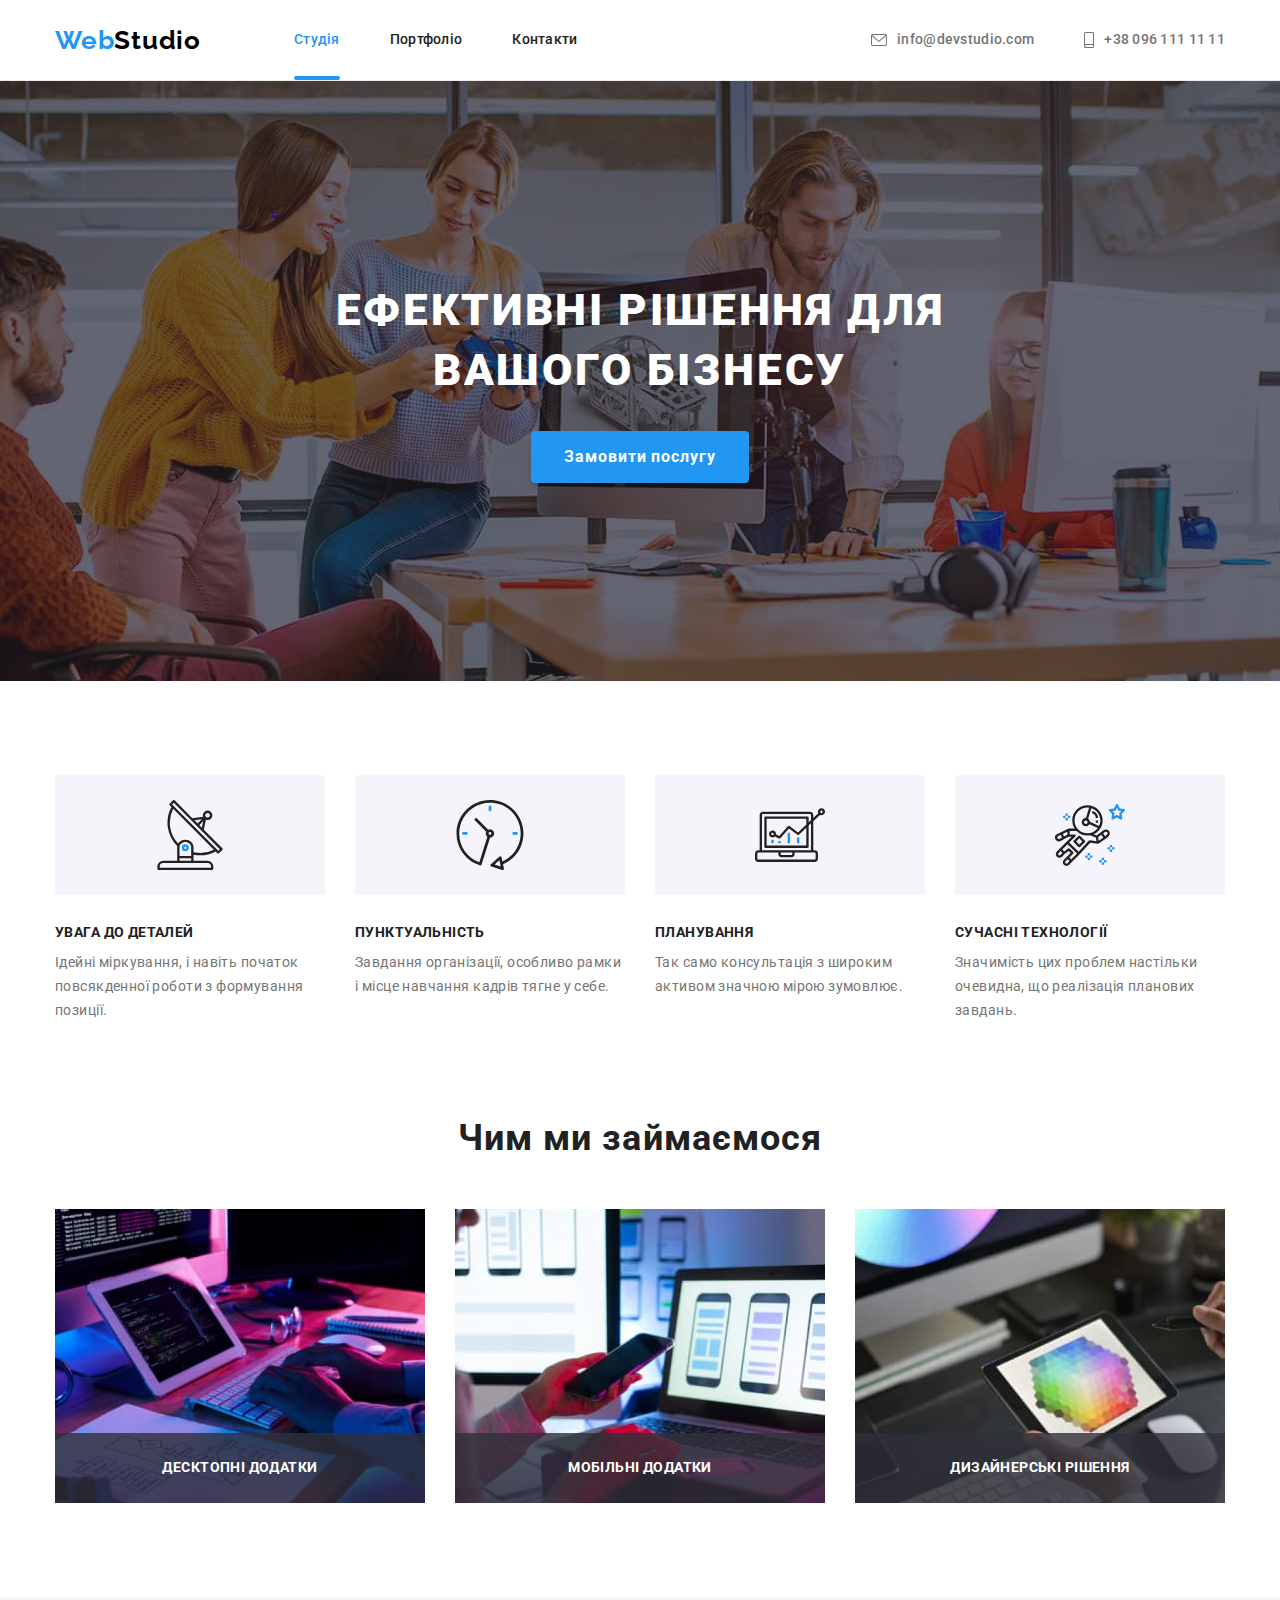
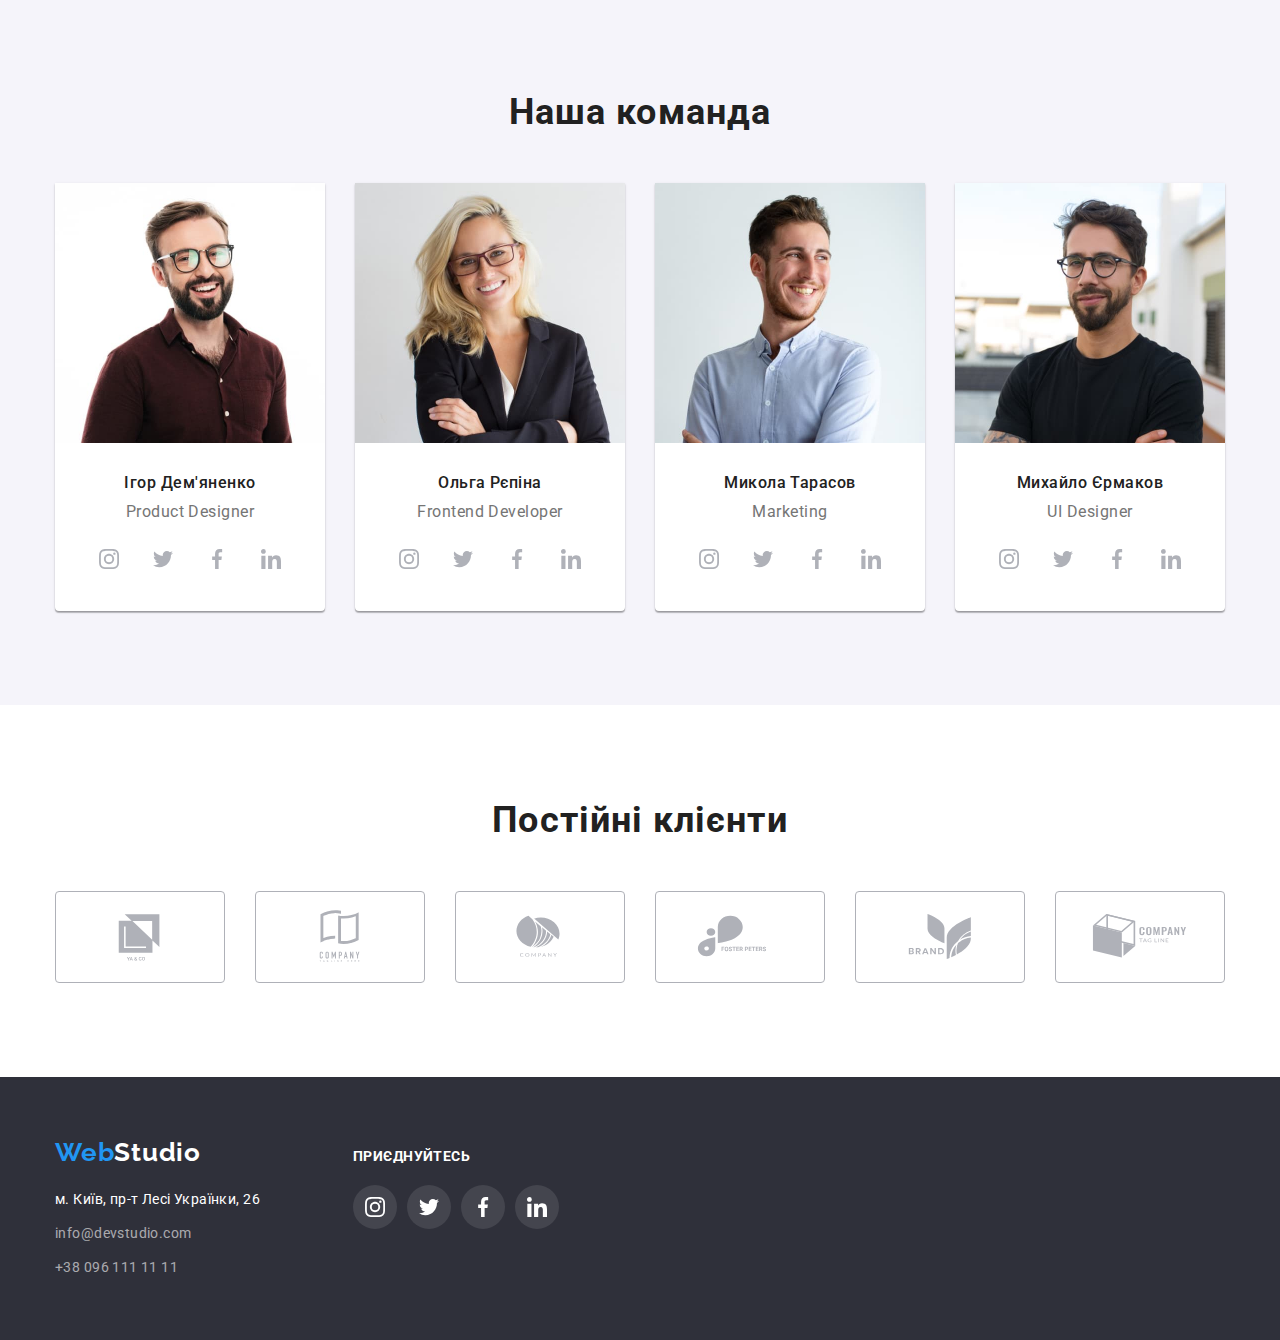
<file: index.html>
<!DOCTYPE html>
<html lang="uk">
  <head>
    <meta charset="UTF-8" />
    <meta http-equiv="X-UA-Compatible" content="IE=edge" />
    <meta name="viewport" content="width=device-width, initial-scale=1.0" />
    <title>Студія</title>
    <link rel="preconnect" href="https://fonts.googleapis.com" />
    <link rel="preconnect" href="https://fonts.gstatic.com" crossorigin />
    <link
      href="https://fonts.googleapis.com/css2?family=Raleway:wght@700&family=Roboto:wght@400;500;700;900&display=swap"
      rel="stylesheet"
    />
    <link
      rel="stylesheet"
      href="https://cdnjs.cloudflare.com/ajax/libs/modern-normalize/1.1.0/modern-normalize.min.css"
    />
    <link rel="stylesheet" href="./css/styles.css" />
  </head>
  <body>
    <header class="page-header">
      <div class="container flex-header">
        <a class="link logo" href="#"><span class="web">Web</span>Studio</a>
        <nav class="page-nav">
          <ul class="list list-nav">
            <li class="nav-item">
              <a class="link current mouse-link" href="index.html">Студія</a>
            </li>
            <li class="nav-item">
              <a class="link mouse-link" href="./portfolio.html">Портфоліо</a>
            </li>
            <li class="nav-item">
              <a class="link mouse-link" href="#">Контакти</a>
            </li>
          </ul>
        </nav>
        <ul class="list list-cont">
          <li>
            <a
              class="link studio-mail mouse-link"
              href="mailto:info@devstudio.com"
            >
              <svg class="icons-contacts" width="16" height="12">
                <use href="./images/icons.svg#icon-icon-letter"></use>
              </svg>
              info@devstudio.com</a
            >
          </li>
          <li>
            <a class="link studio-tel mouse-link" href="tel:+380961111111">
              <svg class="icons-contacts" width="10" height="16">
                <use href="./images/icons.svg#icon-icon-tel"></use>
              </svg>
              +38 096 111 11 11</a
            >
          </li>
        </ul>
      </div>
    </header>
    <main>
      <section class="hero">
        <div class="container">
          <h1 class="hero-title">Ефективні рішення для вашого бізнесу</h1>
          <button type="button" data-modal-open class="button-hero">
            Замовити послугу
          </button>
        </div>
      </section>

      <div class="backdrop is-hidden" data-modal>
        <div class="modal">
          <button data-modal-close class="modal-btn-close">
            <svg class="modal-close" width="18" height="18">
              <use href="./images/icons.svg#icon-close"></use>
            </svg>
          </button>
        </div>
      </div>

      <section class="specials">
        <div class="container">
          <h2 class="visually-hidden">Наші переваги</h2>
          <ul class="list advantage">
            <li class="advantage-item">
              <div class="icons">
                <svg class="icon-advantages" width="70" height="70">
                  <use href="./images/icons.svg#icon-antenna"></use>
                </svg>
              </div>
              <h3 class="advantage-title">УВАГА ДО ДЕТАЛЕЙ</h3>
              <p class="advantage-text">
                Ідейні міркування, і навіть початок повсякденної роботи з
                формування позиції.
              </p>
            </li>
            <li class="advantage-item">
              <div class="icons">
                <svg class="icon-advantages" width="70" height="70">
                  <use href="./images/icons.svg#icon-clock"></use>
                </svg>
              </div>
              <h3 class="advantage-title">ПУНКТУАЛЬНІСТЬ</h3>
              <p class="advantage-text">
                Завдання організації, особливо рамки і місце навчання кадрів
                тягне у себе.
              </p>
            </li>
            <li class="advantage-item">
              <div class="icons">
                <svg class="icon-advantages" width="70" height="70">
                  <use href="./images/icons.svg#icon-diagram"></use>
                </svg>
              </div>
              <h3 class="advantage-title">ПЛАНУВАННЯ</h3>
              <p class="advantage-text">
                Так само консультація з широким активом значною мірою зумовлює.
              </p>
            </li>
            <li class="advantage-item">
              <div class="icons">
                <svg class="icon-advantages" width="70" height="70">
                  <use href="./images/icons.svg#icon-astronaut"></use>
                </svg>
              </div>
              <h3 class="advantage-title">СУЧАСНІ ТЕХНОЛОГІЇ</h3>
              <p class="advantage-text">
                Значимість цих проблем настільки очевидна, що реалізація
                планових завдань.
              </p>
            </li>
          </ul>
        </div>
      </section>
      <section>
        <div class="container">
          <h2 class="our-work-title">Чим ми займаємося</h2>
          <ul class="list our-work">
            <li class="our-work-item">
              <div class="we-do-thumb">
                <img
                  src="./images/mi_zaimaimos1.jpg"
                  alt="планшет"
                  width="370"
                  height="294"
                />
                <div class="we-do-overlay">
                  <p class="we-do-overlay-title">Десктопні додатки</p>
                </div>
              </div>
            </li>
            <li class="our-work-item">
              <div class="we-do-thumb">
                <img
                  src="./images/mi_zaimaimos2.jpg"
                  alt="ноутбук"
                  width="370"
                  height="294"
                />
                <div class="we-do-overlay">
                  <p class="we-do-overlay-title">Мобільні додатки</p>
                </div>
              </div>
            </li>
            <li class="our-work-item">
              <div class="we-do-thumb">
                <img
                  src="./images/mi_zaimaimos3.jpg"
                  alt="планшет"
                  width="370"
                  height="294"
                />
                <div class="we-do-overlay">
                  <p class="we-do-overlay-title">Дизайнерські рішення</p>
                </div>
              </div>
            </li>
          </ul>
        </div>
      </section>
      <section class="team">
        <div class="container">
          <h2 class="our-team-title">Наша команда</h2>
          <ul class="list our-team">
            <li class="our-team-item">
              <img
                src="./images/img.jpg"
                alt="співробітник 1"
                width="270"
                height="260"
              />
              <div class="our-team-wrap">
                <h3 class="our-team-member">Ігор Дем'яненко</h3>
                <p lang="en" class="our-team-specialist">Product Designer</p>
                <ul class="socials-list">
                  <li class="social-item">
                    <a
                      href="https://www.instagram.com/"
                      class="social-link"
                      rel="noopener noreferrer"
                      aria-label="instagram"
                    >
                      <svg class="social-icon" width="20" height="20">
                        <use
                          href="./images/icons.svg#icon-icon-instagram"
                        ></use>
                      </svg>
                    </a>
                  </li>
                  <li class="social-item">
                    <a
                      href="https://twitter.com/"
                      class="social-link"
                      rel="noopener noreferrer"
                      aria-label="twitter"
                    >
                      <svg class="social-icon" width="20" height="20">
                        <use href="./images/icons.svg#icon-icon-twitter"></use>
                      </svg>
                    </a>
                  </li>
                  <li class="social-item">
                    <a
                      href="https://www.facebook.com/"
                      class="social-link"
                      rel="noopener noreferrer"
                      aria-label="facebook"
                    >
                      <svg class="social-icon" width="20" height="20">
                        <use href="./images/icons.svg#icon-icon-facebook"></use>
                      </svg>
                    </a>
                  </li>
                  <li class="social-item">
                    <a
                      href="https://www.linkedin.com/"
                      class="social-link"
                      rel="noopener noreferrer"
                      aria-label="linkedin"
                    >
                      <svg class="social-icon" width="20" height="20">
                        <use href="./images/icons.svg#icon-icon-linkedin"></use>
                      </svg>
                    </a>
                  </li>
                </ul>
              </div>
            </li>
            <li class="our-team-item">
              <img
                src="./images/img-1.jpg"
                alt="співробітник 2"
                width="270"
                height="260"
              />
              <div class="our-team-wrap">
                <h3 class="our-team-member">Ольга Рєпіна</h3>
                <p lang="en" class="our-team-specialist">Frontend Developer</p>
                <ul class="socials-list">
                  <li class="social-item">
                    <a
                      href="https://www.instagram.com/"
                      class="social-link"
                      rel="noopener noreferrer"
                      aria-label="instagram"
                    >
                      <svg class="social-icon" width="20" height="20">
                        <use
                          href="./images/icons.svg#icon-icon-instagram"
                        ></use>
                      </svg>
                    </a>
                  </li>
                  <li class="social-item">
                    <a
                      href="https://twitter.com/"
                      class="social-link"
                      rel="noopener noreferrer"
                      aria-label="twitter"
                    >
                      <svg class="social-icon" width="20" height="20">
                        <use href="./images/icons.svg#icon-icon-twitter"></use>
                      </svg>
                    </a>
                  </li>
                  <li class="social-item">
                    <a
                      href="https://www.facebook.com/"
                      class="social-link"
                      rel="noopener noreferrer"
                      aria-label="facebook"
                    >
                      <svg class="social-icon" width="20" height="20">
                        <use href="./images/icons.svg#icon-icon-facebook"></use>
                      </svg>
                    </a>
                  </li>
                  <li class="social-item">
                    <a
                      href="https://www.linkedin.com/"
                      class="social-link"
                      rel="noopener noreferrer"
                      aria-label="linkedin"
                    >
                      <svg class="social-icon" width="20" height="20">
                        <use href="./images/icons.svg#icon-icon-linkedin"></use>
                      </svg>
                    </a>
                  </li>
                </ul>
              </div>
            </li>
            <li class="our-team-item">
              <img
                src="./images/img-2.jpg"
                alt="співробітник 3"
                width="270"
                height="260"
              />
              <div class="our-team-wrap">
                <h3 class="our-team-member">Микола Тарасов</h3>
                <p lang="en" class="our-team-specialist">Marketing</p>
                <ul class="socials-list">
                  <li class="social-item">
                    <a
                      href="https://www.instagram.com/"
                      class="social-link"
                      rel="noopener noreferrer"
                      aria-label="instagram"
                    >
                      <svg class="social-icon" width="20" height="20">
                        <use
                          href="./images/icons.svg#icon-icon-instagram"
                        ></use>
                      </svg>
                    </a>
                  </li>
                  <li class="social-item">
                    <a
                      href="https://twitter.com/"
                      class="social-link"
                      rel="noopener noreferrer"
                      aria-label="twitter"
                    >
                      <svg class="social-icon" width="20" height="20">
                        <use href="./images/icons.svg#icon-icon-twitter"></use>
                      </svg>
                    </a>
                  </li>
                  <li class="social-item">
                    <a
                      href="https://www.facebook.com/"
                      class="social-link"
                      rel="noopener noreferrer"
                      aria-label="facebook"
                    >
                      <svg class="social-icon" width="20" height="20">
                        <use href="./images/icons.svg#icon-icon-facebook"></use>
                      </svg>
                    </a>
                  </li>
                  <li class="social-item">
                    <a
                      href="https://www.linkedin.com/"
                      class="social-link"
                      rel="noopener noreferrer"
                      aria-label="linkedin"
                    >
                      <svg class="social-icon" width="20" height="20">
                        <use href="./images/icons.svg#icon-icon-linkedin"></use>
                      </svg>
                    </a>
                  </li>
                </ul>
              </div>
            </li>
            <li class="our-team-item">
              <img
                src="./images/img-3.jpg"
                alt="співробітник 4"
                width="270"
                height="260"
              />
              <div class="our-team-wrap">
                <h3 class="our-team-member">Михайло Єрмаков</h3>
                <p lang="en" class="our-team-specialist">UI Designer</p>
                <ul class="socials-list">
                  <li class="social-item">
                    <a
                      href="https://www.instagram.com/"
                      class="social-link"
                      rel="noopener noreferrer"
                      aria-label="instagram"
                    >
                      <svg class="social-icon" width="20" height="20">
                        <use
                          href="./images/icons.svg#icon-icon-instagram"
                        ></use>
                      </svg>
                    </a>
                  </li>
                  <li class="social-item">
                    <a
                      href="https://twitter.com/"
                      class="social-link"
                      rel="noopener noreferrer"
                      aria-label="twitter"
                    >
                      <svg class="social-icon" width="20" height="20">
                        <use href="./images/icons.svg#icon-icon-twitter"></use>
                      </svg>
                    </a>
                  </li>
                  <li class="social-item">
                    <a
                      href="https://www.facebook.com/"
                      class="social-link"
                      rel="noopener noreferrer"
                      aria-label="facebook"
                    >
                      <svg class="social-icon" width="20" height="20">
                        <use href="./images/icons.svg#icon-icon-facebook"></use>
                      </svg>
                    </a>
                  </li>
                  <li class="social-item">
                    <a
                      href="https://www.linkedin.com/"
                      class="social-link"
                      rel="noopener noreferrer"
                      aria-label="linkedin"
                    >
                      <svg class="social-icon" width="20" height="20">
                        <use href="./images/icons.svg#icon-icon-linkedin"></use>
                      </svg>
                    </a>
                  </li>
                </ul>
              </div>
            </li>
          </ul>
        </div>
      </section>
      <section class="clients">
        <div class="container">
          <h2 class="clients-title">Постійні клієнти</h2>
          <ul class="client-list">
            <li class="client-item">
              <a href="#" class="client-link">
                <svg class="client-icon" width="106" height="60">
                  <use href="./images/icons.svg#icon-icon-client1"></use>
                </svg>
              </a>
            </li>
            <li class="client-item">
              <a href="#" class="client-link">
                <svg class="client-icon" width="106" height="60">
                  <use href="./images/icons.svg#icon-icon-client2"></use>
                </svg>
              </a>
            </li>
            <li class="client-item">
              <a href="#" class="client-link">
                <svg class="client-icon" width="106" height="60">
                  <use href="./images/icons.svg#icon-icon-client3"></use>
                </svg>
              </a>
            </li>
            <li class="client-item">
              <a href="#" class="client-link">
                <svg class="client-icon" width="106" height="60">
                  <use href="./images/icons.svg#icon-icon-client4"></use>
                </svg>
              </a>
            </li>
            <li class="client-item">
              <a href="#" class="client-link">
                <svg class="client-icon" width="106" height="60">
                  <use href="./images/icons.svg#icon-icon-client5"></use>
                </svg>
              </a>
            </li>
            <li class="client-item">
              <a href="#" class="client-link">
                <svg class="client-icon" width="106" height="60">
                  <use href="./images/icons.svg#icon-icon-client6"></use>
                </svg>
              </a>
            </li>
          </ul>
        </div>
      </section>
    </main>
    <footer class="page-footer">
      <div class="container">
        <div class="footer-content">
          <div class="footer-info">
            <a class="link logo-footer" href="./index.html"
              ><span class="web">Web</span>Studio</a
            >
            <address class="address-info">
              <ul class="list">
                <li>
                  <a
                    class="link address-info-map mouse-link"
                    href="https://goo.gl/maps/gUVaPwLksDyTzLL87"
                    target="_blank"
                    rel="noopener noreferrer"
                    >м. Київ, пр-т Лесі Українки, 26</a
                  >
                </li>
                <li class="mail">
                  <a
                    class="link address-info-mail mouse-link"
                    href="mailto:info@devstudio.com"
                    >info@devstudio.com</a
                  >
                </li>
                <li class="tel">
                  <a
                    class="link address-info-tel mouse-link"
                    href="tel:+380961111111"
                    >+38 096 111 11 11</a
                  >
                </li>
              </ul>
            </address>
          </div>
          <div class="footer-social">
            <h2 class="footer-social-title">приєднуйтесь</h2>
            <ul class="footer-social-list">
              <li class="footer-social-item">
                <a
                  href="https://www.instagram.com/"
                  class="footer-social-link"
                  rel="noopener noreferrer"
                  aria-label="instagram"
                >
                  <svg class="social-icon" width="20" height="20">
                    <use href="./images/icons.svg#icon-icon-instagram"></use>
                  </svg>
                </a>
              </li>
              <li class="footer-social-item">
                <a
                  href="https://twitter.com/"
                  class="footer-social-link"
                  rel="noopener noreferrer"
                  aria-label="twitter"
                >
                  <svg class="social-icon" width="20" height="20">
                    <use href="./images/icons.svg#icon-icon-twitter"></use>
                  </svg>
                </a>
              </li>
              <li class="footer-social-item">
                <a
                  href="https://www.facebook.com/"
                  class="footer-social-link"
                  rel="noopener noreferrer"
                  aria-label="facebook"
                >
                  <svg class="social-icon" width="20" height="20">
                    <use href="./images/icons.svg#icon-icon-facebook"></use>
                  </svg>
                </a>
              </li>
              <li class="footer-social-item">
                <a
                  href="https://www.linkedin.com/"
                  class="footer-social-link"
                  rel="noopener noreferrer"
                  aria-label="linkedin"
                >
                  <svg class="social-icon" width="20" height="20">
                    <use href="./images/icons.svg#icon-icon-linkedin"></use>
                  </svg>
                </a>
              </li>
            </ul>
          </div>
        </div>
      </div>
    </footer>
    <script src="./js/modal.js"></script>
  </body>
</html>
</file>
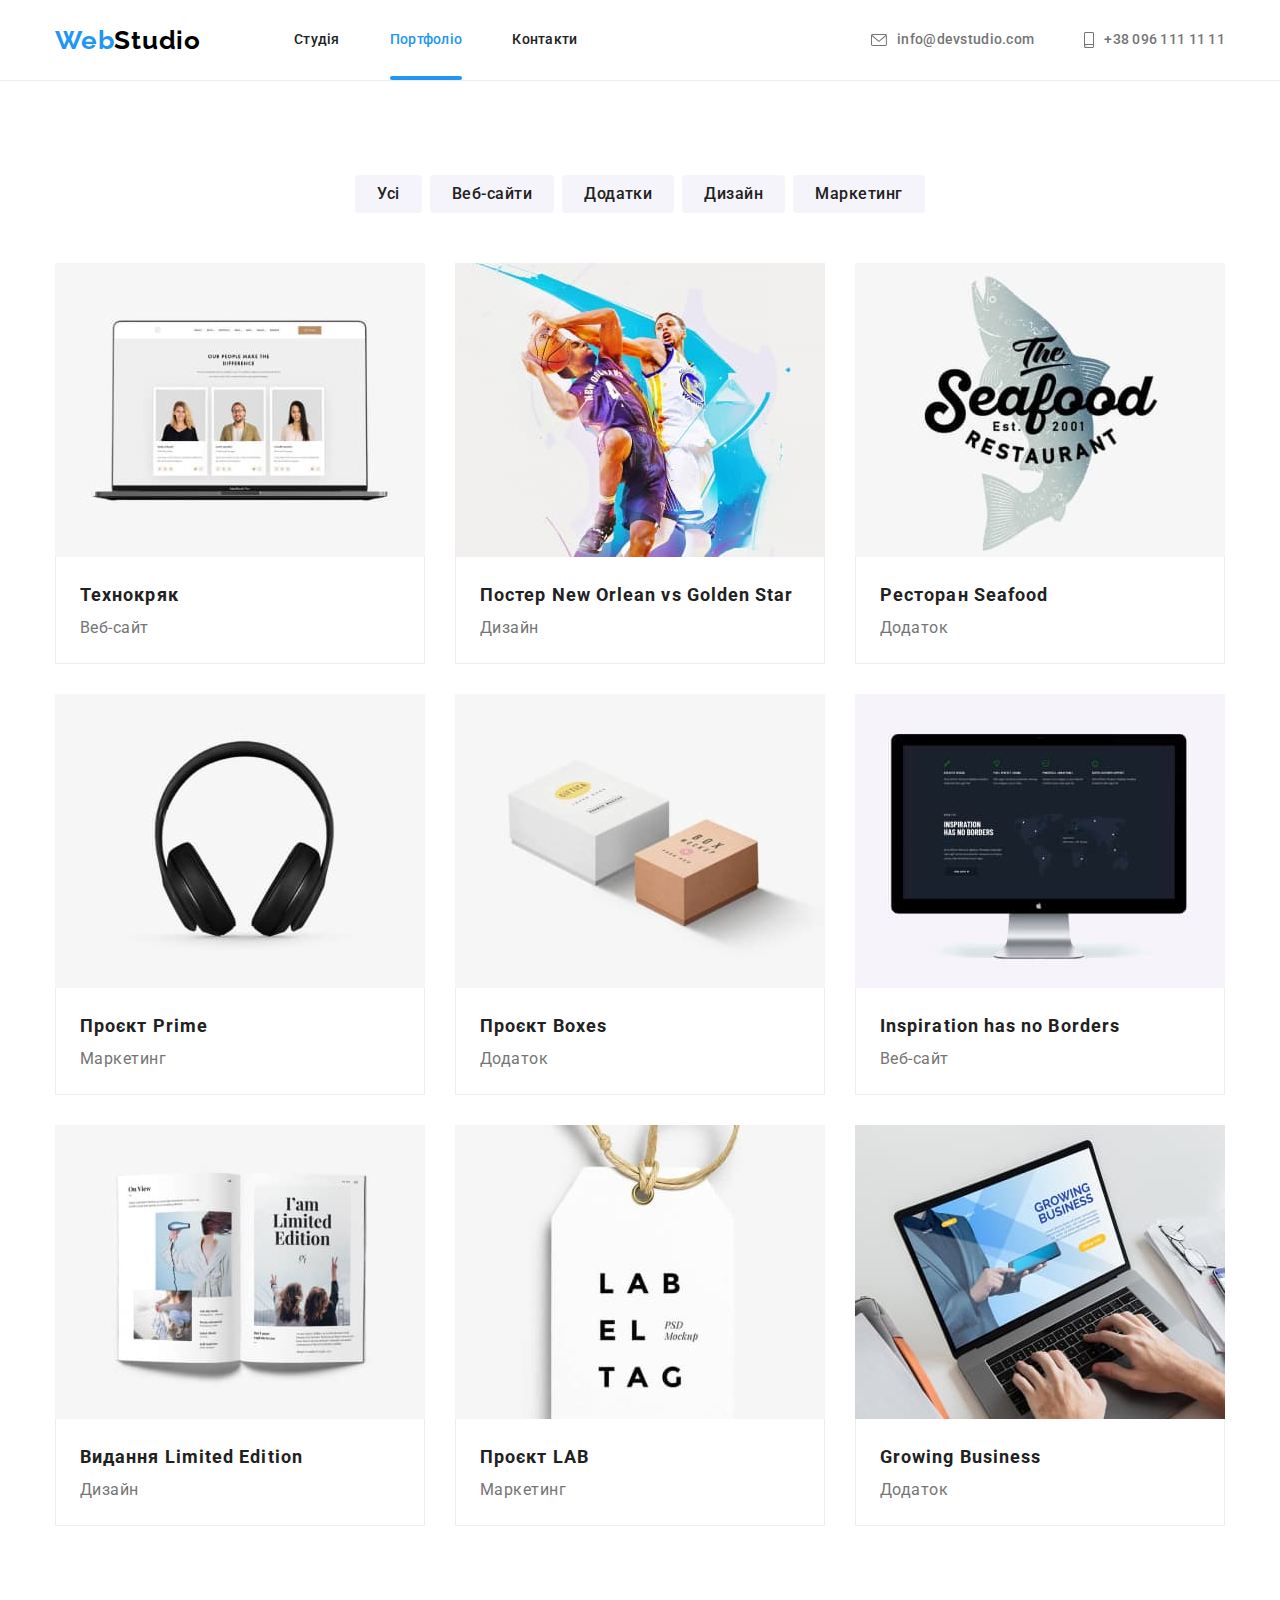
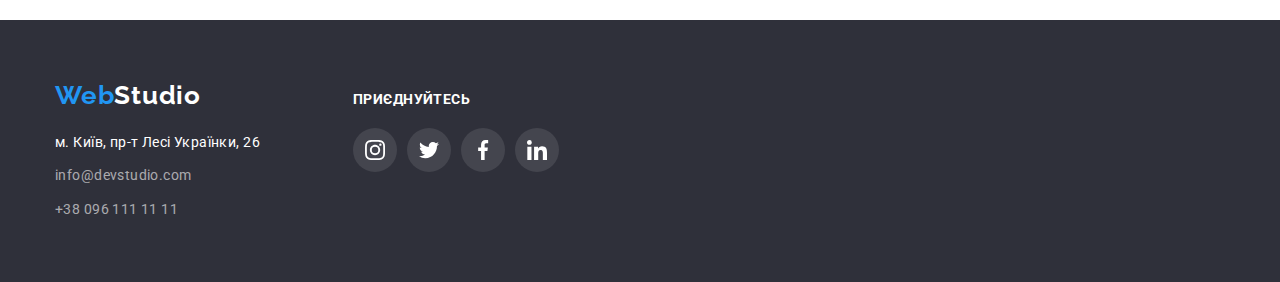
<file: portfolio.html>
<!DOCTYPE html>
<html lang="uk">
  <head>
    <meta charset="UTF-8" />
    <meta http-equiv="X-UA-Compatible" content="IE=edge" />
    <meta name="viewport" content="width=device-width, initial-scale=1.0" />
    <title>Портфоліо</title>
    <link rel="preconnect" href="https://fonts.googleapis.com" />
    <link rel="preconnect" href="https://fonts.gstatic.com" crossorigin />
    <link
      href="https://fonts.googleapis.com/css2?family=Raleway:wght@700&family=Roboto:wght@400;500;700;900&display=swap"
      rel="stylesheet"
    />
    <link
      rel="stylesheet"
      href="https://cdnjs.cloudflare.com/ajax/libs/modern-normalize/1.1.0/modern-normalize.min.css"
    />
    <link rel="stylesheet" href="./css/styles.css" />
  </head>
  <body>
    <header class="page-header">
      <div class="container flex-header">
        <a class="link logo" href="./index.html"
          ><span class="web">Web</span>Studio</a
        >
        <nav class="page-nav">
          <ul class="list list-nav">
            <li class="nav-item">
              <a class="link mouse-link" href="./index.html">Студія</a>
            </li>
            <li class="nav-item">
              <a class="link current mouse-link" href="#">Портфоліо</a>
            </li>
            <li class="nav-item">
              <a class="link mouse-link" href="#">Контакти</a>
            </li>
          </ul>
        </nav>
        <ul class="list list-cont">
          <li>
            <a
              class="link studio-mail mouse-link"
              href="mailto:info@devstudio.com"
            >
              <svg class="icons-contacts" width="16" height="12">
                <use href="./images/icons.svg#icon-icon-letter"></use>
              </svg>
              info@devstudio.com</a
            >
          </li>
          <li>
            <a class="link studio-tel mouse-link" href="tel:+380961111111">
              <svg class="icons-contacts" width="10" height="16">
                <use href="./images/icons.svg#icon-icon-tel"></use>
              </svg>
              +38 096 111 11 11</a
            >
          </li>
        </ul>
      </div>
    </header>
    <main>
      <section class="portfolio">
        <div class="container">
          <h1 hidden>Наші проєкти</h1>
          <ul class="list button-filtr">
            <li>
              <button type="button" class="button-filtr-item">Усі</button>
            </li>
            <li>
              <button type="button" class="button-filtr-item">Веб-сайти</button>
            </li>
            <li>
              <button type="button" class="button-filtr-item">Додатки</button>
            </li>
            <li>
              <button type="button" class="button-filtr-item">Дизайн</button>
            </li>
            <li>
              <button type="button" class="button-filtr-item">Маркетинг</button>
            </li>
          </ul>
          <ul class="list portfolios">
            <li class="portfolio-item">
              <a class="link portfolios-items" href="#">
                <div class="portfolio-img-thumb">
                  <img
                    src="./images/portfolio/technokriak.jpg"
                    alt="відкрита сторінка сайту на ноутбуці"
                    width="370"
                    height="294"
                  />
                  <div class="portfolio-img-overlay">
                    <p class="portfolio-overlay-descr">
                      Ресурс пропонує комплексні пропозиції з різним рівнем
                      функціоналу та сервісів. Все це дозволить відвідувачу
                      отримати вичерпні відомості про компанію чи приватну
                      особу.
                    </p>
                  </div>
                </div>
                <div class="portfolio-border">
                  <h2 class="portfolio-title">Технокряк</h2>
                  <p class="portfolio-text">Веб-сайт</p>
                </div>
              </a>
            </li>
            <li class="portfolio-item">
              <a class="link portfolios-items" href="#">
                <div class="portfolio-img-thumb">
                  <img
                    src="./images/portfolio/poster_new_orlean.jpg"
                    alt="два гравці грають в баскетбол"
                    width="370"
                    height="294"
                  />
                   <div class="portfolio-img-overlay">
                    <p class="portfolio-overlay-descr">
                      Ресурс пропонує комплексні пропозиції з різним рівнем
                      функціоналу та сервісів. Все це дозволить відвідувачу
                      отримати вичерпні відомості про компанію чи приватну
                      особу.
                    </p>
                  </div>
                </div>
                <div class="portfolio-border">
                  <h2 class="portfolio-title">
                    Постер New Orlean vs Golden Star
                  </h2>
                  <p class="portfolio-text">Дизайн</p>
                </div>
              </a>
            </li>
            <li class="portfolio-item">
              <a class="link portfolios-items" href="#">
                <div class="portfolio-img-thumb">
                  <img
                    src="./images/portfolio/restoran_seafood.jpg"
                    alt="назва ресторану на фоні риби"
                    width="370"
                    height="294"
                  />
                   <div class="portfolio-img-overlay">
                    <p class="portfolio-overlay-descr">
                      Ресурс пропонує комплексні пропозиції з різним рівнем
                      функціоналу та сервісів. Все це дозволить відвідувачу
                      отримати вичерпні відомості про компанію чи приватну
                      особу.
                    </p>
                  </div>
                </div class="portfolio-img-thumb">
                <div class="portfolio-border">
                  <h2 class="portfolio-title">Ресторан Seafood</h2>
                  <p class="portfolio-text">Додаток</p>
                </div>
              </a>
            </li>

            <li class="portfolio-item">
              <a class="link portfolios-items" href="#">
                <div class="portfolio-img-thumb">
                  <img
                    src="./images/portfolio/proect_prime.jpg"
                    alt="навушники"
                    width="370"
                    height="294"
                  />
                   <div class="portfolio-img-overlay">
                    <p class="portfolio-overlay-descr">
                      Ресурс пропонує комплексні пропозиції з різним рівнем
                      функціоналу та сервісів. Все це дозволить відвідувачу
                      отримати вичерпні відомості про компанію чи приватну
                      особу.
                    </p>
                  </div>
                </div>
                <div class="portfolio-border">
                  <h2 class="portfolio-title">Проєкт Prime</h2>
                  <p class="portfolio-text">Маркетинг</p>
                </div>
              </a>
            </li>

            <li class="portfolio-item">
              <a class="link portfolios-items" href="#">
                <div class="portfolio-img-thumb">
                  <img
                    src="./images/portfolio/proect_boxes.jpg"
                    alt="дві коробки"
                    width="370"
                    height="294"
                  />
                   <div class="portfolio-img-overlay">
                    <p class="portfolio-overlay-descr">
                      Ресурс пропонує комплексні пропозиції з різним рівнем
                      функціоналу та сервісів. Все це дозволить відвідувачу
                      отримати вичерпні відомості про компанію чи приватну
                      особу.
                    </p>
                  </div>
                </div>
                <div class="portfolio-border">
                  <h2 class="portfolio-title">Проєкт Boxes</h2>
                  <p class="portfolio-text">Додаток</p>
                </div>
              </a>
            </li>

            <li class="portfolio-item">
              <a class="link portfolios-items" href="#">
                <div class="portfolio-img-thumb">
                  <img
                    src="./images/portfolio/inspiration_has_noborders.jpg"
                    alt="монітор"
                    width="370"
                    height="294"
                  />
                   <div class="portfolio-img-overlay">
                    <p class="portfolio-overlay-descr">
                      Ресурс пропонує комплексні пропозиції з різним рівнем
                      функціоналу та сервісів. Все це дозволить відвідувачу
                      отримати вичерпні відомості про компанію чи приватну
                      особу.
                    </p>
                  </div>
                </div>
                <div class="portfolio-border">
                  <h2 class="portfolio-title">Inspiration has no Borders</h2>
                  <p class="portfolio-text">Веб-сайт</p>
                </div>
              </a>
            </li>

            <li class="portfolio-item">
              <a class="link portfolios-items" href="#">
                <div class="portfolio-img-thumb">
                  <img
                    src="./images/portfolio/vidannia_limited_edition.jpg"
                    alt="відкрита книга"
                    width="370"
                    height="294"
                  />
                   <div class="portfolio-img-overlay">
                    <p class="portfolio-overlay-descr">
                      Ресурс пропонує комплексні пропозиції з різним рівнем
                      функціоналу та сервісів. Все це дозволить відвідувачу
                      отримати вичерпні відомості про компанію чи приватну
                      особу.
                    </p>
                  </div>
                </div>
                <div class="portfolio-border">
                  <h2 class="portfolio-title">Видання Limited Edition</h2>
                  <p class="portfolio-text">Дизайн</p>
                </div>
              </a>
            </li>

            <li class="portfolio-item">
              <a class="link portfolios-items" href="#">
               <div class="portfolio-img-thumb">
                  <img
                    src="./images/portfolio/proect_lab.jpg"
                    alt="лейбл"
                    width="370"
                    height="294"
                  />
                   <div class="portfolio-img-overlay">
                    <p class="portfolio-overlay-descr">
                      Ресурс пропонує комплексні пропозиції з різним рівнем
                      функціоналу та сервісів. Все це дозволить відвідувачу
                      отримати вичерпні відомості про компанію чи приватну
                      особу.
                    </p>
                  </div>
               </div>
                <div class="portfolio-border">
                  <h2 class="portfolio-title">Проєкт LAB</h2>
                  <p class="portfolio-text">Маркетинг</p>
                </div>
              </a>
            </li>

            <li class="portfolio-item">
              <a class="link portfolios-items" href="#">
                <div class="portfolio-img-thumb">
                  <img
                    src="./images/portfolio/growing_business.jpg"
                    alt="людина працює за ноутбуком"
                    width="370"
                    height="294"
                  />
                   <div class="portfolio-img-overlay">
                    <p class="portfolio-overlay-descr">
                      Ресурс пропонує комплексні пропозиції з різним рівнем
                      функціоналу та сервісів. Все це дозволить відвідувачу
                      отримати вичерпні відомості про компанію чи приватну
                      особу.
                    </p>
                  </div>
                </div>
                <div class="portfolio-border">
                  <h2 class="portfolio-title">Growing Business</h2>
                  <p class="portfolio-text">Додаток</p>
                </div>
              </a>
            </li>
          </ul>
        </div>
      </section>
    </main>
    <footer class="page-footer">
      <div class="container">
        <div class="footer-content">
          <div class="footer-info">
            <a class="link logo-footer" href="./index.html"
              ><span class="web">Web</span>Studio</a
            >
            <address class="address-info">
              <ul class="list">
                <li>
                  <a
                    class="link address-info-map mouse-link"
                    href="https://goo.gl/maps/gUVaPwLksDyTzLL87"
                    target="_blank"
                    rel="noopener noreferrer"
                    >м. Київ, пр-т Лесі Українки, 26</a
                  >
                </li>
                <li class="mail">
                  <a
                    class="link address-info-mail mouse-link"
                    href="mailto:info@devstudio.com"
                    >info@devstudio.com</a
                  >
                </li>
                <li class="tel">
                  <a
                    class="link address-info-tel mouse-link"
                    href="tel:+380961111111"
                    >+38 096 111 11 11</a
                  >
                </li>
              </ul>
            </address>
          </div>
          <div class="footer-social">
            <h2 class="footer-social-title">приєднуйтесь</h2>
            <ul class="footer-social-list">
              <li class="footer-social-item">
                <a
                  href="https://www.instagram.com/"
                  class="footer-social-link"
                  rel="noopener noreferrer"
                  aria-label="instagram"
                >
                  <svg class="social-icon" width="20" height="20">
                    <use href="./images/icons.svg#icon-icon-instagram"></use>
                  </svg>
                </a>
              </li>
              <li class="footer-social-item">
                <a
                  href="https://twitter.com/"
                  class="footer-social-link"
                  rel="noopener noreferrer"
                  aria-label="twitter"
                >
                  <svg class="social-icon" width="20" height="20">
                    <use href="./images/icons.svg#icon-icon-twitter"></use>
                  </svg>
                </a>
              </li>
              <li class="footer-social-item">
                <a
                  href="https://www.facebook.com/"
                  class="footer-social-link"
                  rel="noopener noreferrer"
                  aria-label="facebook"
                >
                  <svg class="social-icon" width="20" height="20">
                    <use href="./images/icons.svg#icon-icon-facebook"></use>
                  </svg>
                </a>
              </li>
              <li class="footer-social-item">
                <a
                  href="https://www.linkedin.com/"
                  class="footer-social-link"
                  rel="noopener noreferrer"
                  aria-label="linkedin"
                >
                  <svg class="social-icon" width="20" height="20">
                    <use href="./images/icons.svg#icon-icon-linkedin"></use>
                  </svg>
                </a>
              </li>
            </ul>
          </div>
        </div>
      </div>
    </footer>
  </body>
</html>
</file>
<file: css/styles.css>
:root {
  --main-font: "Roboto", sans-serif;
  --secondary-font: "Raleway", sans-serif;
  --main-light: #ffffff;
  --main-dark: #2f303a;
  --main-blue: #2196f3;
  --text-title-dark: #212121;
  --text: #757575;
  --full-dark: #000000;
  --btn-fltr-back: #f5f4fa;
  --text-mail-tel: rgba(255, 255, 255, 0.6);
  --btn-hero-back: #188ce8;

  --amimhover: 250ms cubic-bezier(0.4, 0, 0.2, 1);
}

html {
  box-sizing: border-box;
}

*,
*::before,
*::after {
  box-sizing: inherit;
}

a {
  margin-top: 0px;
  margin-bottom: 0px;
}

.visually-hidden {
  position: absolute;
  white-space: nowrap;
  width: 1px;
  height: 1px;
  overflow: hidden;
  border: 0;
  padding: 0;
  clip: rect(0 0 0 0);
  clip-path: inset(50%);
  margin: -1px;
}

h1,
h2,
h3,
h4,
h5,
h6,
p,
ul {
  margin: 0px;
  padding: 0px;
}

img {
  display: block;
  max-width: 100%;
  height: auto;
}

body {
  font-family: var(--main-font);
  background-color: var(--main-light);
}
.container {
  width: 1200px;
  padding-right: 15px;
  padding-left: 15px;
  margin: 0 auto;
}

.link {
  text-decoration: none;
}

.list {
  list-style: none;
}
.address-info {
  font-style: normal;
}

.link.current {
  color: var(--main-blue);
}
/* -------------------------------------------------HEDER--------------------------------------- */
.flex-header {
  display: flex;
  align-items: center;
}

.logo {
  margin-right: 93px;
  font-family: var(--secondary-font);
  font-weight: 700;
  font-size: 26px;
  line-height: 1.19;
  letter-spacing: 0.03em;
  color: var(--full-dark);
}

.web {
  color: var(--main-blue);
}

.page-header {
  background-color: var(--main-light);
  border-bottom: 1px solid #ececec;
}

.page-nav {
  font-weight: 500;
  font-size: 14px;
  line-height: 1.14;
  letter-spacing: 0.02em;
  color: var(--text-title-dark);
}

.list-nav {
  color: var(--text-title-dark);
  display: flex;
}

.list-nav .nav-item:not(:last-child) {
  margin-right: 50px;
}

.list-nav .link {
  display: block;
  padding-top: 32px;
  padding-bottom: 32px;
}

.list-nav a {
  color: var(--text-title-dark);
}

.list-cont {
  color: var(--text);
  display: flex;
  gap: 50px;
  margin-left: auto;
}

.icons-contacts {
  margin-right: 10px;
  fill: currentColor;
}

.list-cont .link {
  display: flex;
  align-items: center;
  justify-content: center;
  padding-top: 32px;
  padding-bottom: 32px;
}

.studio-tel,
.studio-mail {
  width: 100%;
  height: 100%;
  display: flex;
  color: var(--text);
  font-weight: 500;
  font-size: 14px;
  line-height: 1.14;
  letter-spacing: 0.02em;
  align-items: center;
}

.studio-tel:hover,
.studio-tel:focus,
.studio-mail:hover,
.studio-mail:focus {
  fill: var(--main-blue);
}

.mouse-link:hover,
.mouse-link:focus {
  color: var(--main-blue);
}

.mouse-link {
  position: relative;
  transition: color var(--amimhover);
}

.list-nav .current::after {
  content: "";
  position: absolute;
  left: 0px;
  bottom: 0px;
  border-radius: 2px;
  width: 100%;
  height: 4px;
  background-color: var(--main-blue);
}

/* -------------------------------------------------MAIN--------------------------------------- */
.hero {
  max-width: 1600px;
  height: 600px;
  margin-left: auto;
  margin-right: auto;
  background-color: var(--main-dark);
  text-align: center;
  padding-top: 200px;
  padding-bottom: 200px;
  background-image: linear-gradient(
      to right,
      rgba(47, 48, 58, 0.4),
      rgba(47, 48, 58, 0.4)
    ),
    url(../images/img-hero.jpg);
  background-repeat: no-repeat;
  background-size: cover;
  background-position: center;
}

.hero-title {
  max-width: 696px;
  margin-bottom: 30px;
  margin-left: auto;
  margin-right: auto;
  font-weight: 900;
  font-size: 44px;
  line-height: 1.36;
  text-align: center;

  letter-spacing: 0.06em;
  text-transform: uppercase;
  color: var(--main-light);
}

.button-hero {
  display: block;
  margin: 0 auto;
  border: 1px solid transparent;
  border-radius: 4px;
  box-shadow: 0px 4px 4px rgba(0, 0, 0, 0.15);
  padding: 10px 32px;
  background-color: var(--main-blue);

  font-family: inherit;
  font-weight: 700;
  font-size: 16px;
  line-height: 1.88;
  text-align: center;
  letter-spacing: 0.06em;
  color: var(--main-light);

  cursor: pointer;

  transition: color var(--amimhover), background-color var(--amimhover);
}

.button-hero:hover,
.button-hero:focus {
  background-color: var(--btn-hero-back);
}

.specials {
  padding-top: 94px;
  padding-bottom: 94px;
}

.advantage {
  display: flex;
  gap: 30px;
}

.advantage-item {
  width: 270px;
}

.icons {
  display: flex;
  align-items: center;
  justify-content: center;
  width: 270px;
  height: 120px;
  background: var(--btn-fltr-back);
  border-radius: 4px;
  margin-bottom: 30px;
}
.icon-advantages {
  fill: currentColor;
}

.advantage-title {
  margin-bottom: 10px;
  font-weight: 700;
  font-size: 14px;
  line-height: 1.14;
  letter-spacing: 0.03em;
  text-transform: uppercase;
  color: var(--text-title-dark);
}

.advantage-text {
  font-size: 14px;
  line-height: 1.71;
  letter-spacing: 0.03em;
  color: var(--text);
}
.our-work-title,
.our-team-title,
.clients-title {
  margin-bottom: 50px;
  font-weight: 700;
  font-size: 36px;
  line-height: 1.17;
  text-align: center;
  letter-spacing: 0.03em;
  color: var(--text-title-dark);
}

.we-do-thumb {
  position: relative;
}

.we-do-overlay {
  position: absolute;
  left: 0%;
  bottom: 0%;
  align-items: center;
  justify-content: center;
  display: flex;
  width: 100%;
  height: 70px;
  background: rgba(47, 48, 58, 0.8);
}

.we-do-overlay-title {
  font-weight: 700;
  font-size: 14px;
  line-height: 1.14;
  text-align: center;
  letter-spacing: 0.03em;
  text-transform: uppercase;
  color: var(--main-light);
}

.our-work {
  padding-bottom: 94px;
  display: flex;
  gap: 30px;
}

.our-work-item {
  width: calc((100% - 60px) / 3);
}

.team {
  padding-top: 94px;
  padding-bottom: 94px;
  background-color: var(--btn-fltr-back);
}

.our-team {
  display: flex;
  gap: 30px;
  align-items: center;
  text-align: center;
}

.our-team-item {
  width: calc((100% - 90px) / 4);
  border-radius: 0px 0px 4px 4px;
  background: #ffffff;
  box-shadow: 0px 1px 3px rgba(0, 0, 0, 0.12), 0px 1px 1px rgba(0, 0, 0, 0.14),
    0px 2px 1px rgba(0, 0, 0, 0.2);
}

.our-team-wrap {
  padding-top: 30px;
  padding-bottom: 30px;
}
.our-team-member {
  margin-bottom: 10px;
  font-weight: 500;
  font-size: 16px;
  line-height: 1.19;
  letter-spacing: 0.03em;
  color: var(--text-title-dark);
}

.our-team-specialist {
  font-size: 16px;
  line-height: 1.19;
  letter-spacing: 0.03em;
  color: var(--text);
}
.socials-list {
  display: flex;
  list-style: none;
  gap: 10px;
  align-items: center;
  justify-content: center;
}

.social-link {
  display: flex;
  align-items: center;
  justify-content: center;
  width: 44px;
  height: 44px;
  color: #afb1b8;
  background-color: rgba(255, 255, 255, 0.1);
  border-radius: 50%;
  margin-top: 16px;

  transition: color var(--amimhover), fill var(--amimhover),
    background-color var(--amimhover);
}

.social-icon {
  fill: currentColor;
}

.social-link:hover,
.social-link:focus {
  color: var(--main-light);
  background-color: var(--main-blue);
}

.clients {
  padding-bottom: 94px;
  padding-top: 94px;
}

.client-list {
  display: flex;
  gap: 30px;
  list-style: none;
}

.client-link {
  display: flex;
  align-items: center;
  justify-content: center;
  width: 170px;
  height: 92px;
  color: #afb1b8;
  border: 1px solid #afb1b8;
  border-radius: 4px;
  transition: color var(--amimhover), border-color var(--amimhover);
}

.client-icon {
  fill: currentColor;
}

.client-link:hover,
.client-link:focus {
  border-color: var(--main-blue);
  color: var(--main-blue);
}

/* -------------------------------------------------FOOTER--------------------------------------- */
.logo-footer {
  display: inline-block;
  margin-bottom: 20px;
  font-family: var(--secondary-font);
  font-weight: 700;
  font-size: 26px;
  line-height: 1.19;
  letter-spacing: 0.03em;
  color: var(--main-light);
}

.page-footer {
  background-color: var(--main-dark);
  padding-top: 60px;
  padding-bottom: 60px;
}

.address-info-map {
  font-size: 14px;
  line-height: 1.71;
  letter-spacing: 0.03em;
  color: var(--main-light);
}

.address-info-mail,
.address-info-tel {
  font-size: 14px;
  line-height: 1.71;
  letter-spacing: 0.03em;
  color: var(--text-mail-tel);
}

.mail,
.tel {
  margin-top: 10px;
}

.footer-content {
  display: flex;
  align-items: baseline;
}

.footer-info {
  margin-right: 93px;
}

.footer-social {
  align-items: center;
  justify-content: center;
}

.footer-social-title {
  font-size: 14px;
  line-height: 1.14;
  letter-spacing: 0.03em;
  text-transform: uppercase;
  color: var(--main-light);
  margin-bottom: 20px;
}

.footer-social-list {
  display: flex;
  list-style: none;
  gap: 10px;
}

.footer-social-link {
  display: flex;
  align-items: center;
  justify-content: center;
  width: 44px;
  height: 44px;
  color: var(--main-light);
  background-color: rgba(255, 255, 255, 0.1);
  border-radius: 50%;

  transition: color var(--amimhover), fill var(--amimhover),
    background-color var(--amimhover);
}

.footer-social-link:hover,
.footer-social-link:focus {
  color: var(--main-light);
  background-color: var(--main-blue);
}

/* -------------------------------------------------PORTFOLIO--------------------------------------- */
.portfolio {
  padding-top: 94px;
  padding-bottom: 94px;
}

.button-filtr {
  display: flex;
  align-items: center;
  gap: 8px;
  justify-content: center;
  margin-bottom: 50px;
}

.button-filtr-item {
  padding: 6px 22px;
  font-family: inherit;
  font-weight: 500;
  font-size: 16px;
  line-height: 1.62;
  text-align: center;
  letter-spacing: 0.03em;
  color: var(--text-title-dark);
  background: var(--btn-fltr-back);
  border-radius: 4px;
  border: transparent;
  cursor: pointer;
  transition: color var(--amimhover), filter var(--amimhover),
    background-color var(--amimhover);
}

.button-filtr-item:hover,
.button-filtr-item:focus {
  background-color: var(--main-blue);
  color: #f5f4fa;
  filter: drop-shadow(0px 4px 4px rgba(0, 0, 0, 0.25));
  cursor: pointer;
}

.button-filtr-item.current {
  background-color: var(--main-blue);
  color: var(--main-light);
}

.portfolios {
  display: flex;
  flex-wrap: wrap;
  gap: 30px;
  min-width: 1170px;
}

.portfolio-item {
  width: calc((100% - 60px) / 3);
}

.portfolios-items {
  display: block;
  transition: box-shadow var(--amimhover);
}

.portfolios-items:hover,
.portfolios-items:focus {
  cursor: pointer;
  box-shadow: 0px 1px 1px rgb(0 0 0 / 12%), 0px 4px 4px rgb(0 0 0 / 6%),
    1px 4px 6px rgb(0 0 0 / 16%);
}

.portfolio-border {
  padding: 20px 24px;
  border: 1px solid #eeeeee;
  border-top: transparent;
}

.portfolio-title {
  font-weight: 700;
  font-size: 18px;
  line-height: 2;
  letter-spacing: 0.06em;
  color: var(--text-title-dark);
}

.portfolio-text {
  font-size: 16px;
  line-height: 1.87;
  letter-spacing: 0.03em;
  color: var(--text);
}

.portfolio-img-thumb {
  position: relative;
  overflow: hidden;
}

.portfolio-img-overlay {
  position: absolute;
  top: 0%;
  left: 0%;
  transform: translateY(1000%);
  width: 100%;
  height: 100%;
  display: flex;
  justify-content: center;
  padding: 63px 24px;
  background: rgba(33, 150, 243, 0.9);
  transition: transform var(--amimhover);
}

.portfolio-overlay-descr {
  font-family: "Roboto";
  font-style: normal;
  font-weight: 400;
  font-size: 18px;
  line-height: 1.5555;
  letter-spacing: 0.03em;
  color: var(--main-light);
}

.portfolios-items:hover .portfolio-img-overlay,
.portfolios-items:focus .portfolio-img-overlay {
  transform: translateY(0%);
}
/* -------------------------------------------------MODAL--------------------------------------- */

.backdrop {
  position: fixed;
  top: 0%;
  left: 0%;
  width: 100%;
  height: 100%;
  background: rgba(0, 0, 0, 0.2);

  transition: opacity var(--amimhover), visibility var(--amimhover);
  z-index: 1;
}

.modal {
  position: absolute;
  top: 50%;
  left: 50%;
  width: 528px;
  min-height: 581px;
  background-color: #ffffff;
  box-shadow: 0px 1px 3px rgb(0 0 0 / 12%), 0px 1px 1px rgb(0 0 0 / 14%),
    0px 2px 1px rgb(0 0 0 / 20%);
  border-radius: 4px;

  transform: translate(-50%, -50%) scale(1);
  transition: transform var(--amimhover);
}

.backdrop.is-hidden .modal {
  transform: translate(-50%, -50%) scale(1.3);
}

.is-hidden {
  opacity: 0;
  visibility: hidden;
  pointer-events: none;
}

.modal-btn-close {
  position: absolute;
  top: 8px;
  right: 8px;
  width: 30px;
  height: 30px;
  display: flex;
  align-items: center;
  justify-content: center;
  padding: 0;
  border-radius: 50%;
  background-color: #ffffff;
  border: 1px solid rgba(0, 0, 0, 0.1);
  cursor: pointer;
}
</file>
